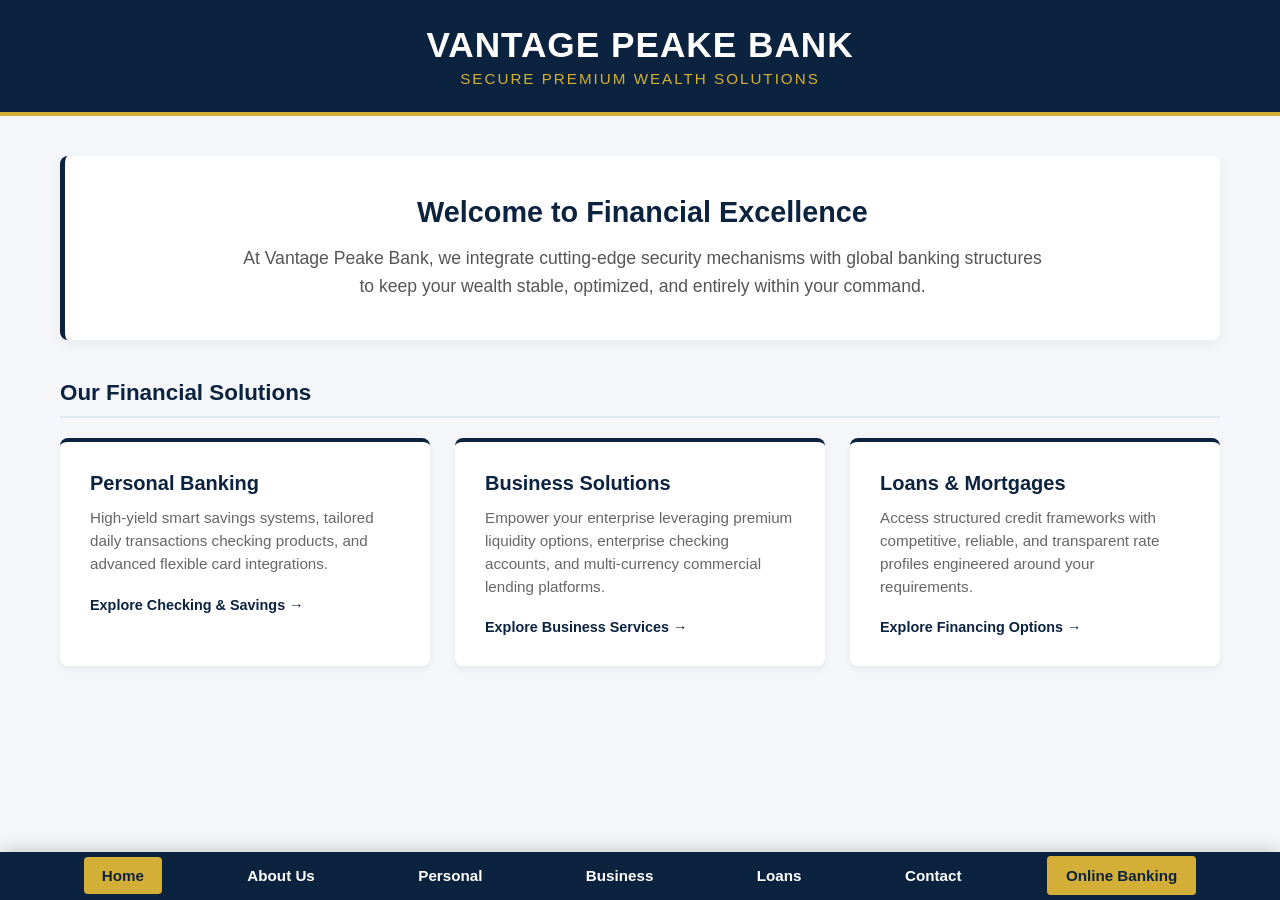
<file: index.html>
<!DOCTYPE html>
<html lang="en">
<head>
    <meta charset="UTF-8">
    <meta name="viewport" content="width=device-width, initial-scale=1.0">
    <title>Home | Vantage Peake Bank</title>
    <style>
        /* Base Reset & Typography */
        * {
            margin: 0;
            padding: 0;
            box-sizing: border-box;
            font-family: 'Segoe UI', Tahoma, Geneva, Verdana, sans-serif;
        }

        body {
            background-color: #f4f6f9;
            color: #333333;
            min-height: 100vh;
            display: flex;
            flex-direction: column;
            padding-bottom: 70px; /* Prevents bottom navigation from blocking content */
        }

        /* Branding Top Header */
        header {
            background-color: #0c2340;
            color: #ffffff;
            padding: 25px 20px;
            text-align: center;
            border-bottom: 4px solid #d4af37;
        }

        header h1 {
            font-size: 2.2rem;
            letter-spacing: 1px;
            font-weight: 700;
        }

        header p {
            color: #d4af37;
            font-size: 0.95rem;
            margin-top: 5px;
            text-transform: uppercase;
            letter-spacing: 2px;
        }

        /* Main Workspace Content */
        main {
            flex: 1;
            width: 100%;
            max-width: 1200px;
            margin: 0 auto;
            padding: 40px 20px;
        }

        /* Welcome Billboard / Hero section */
        .hero-banner {
            background-color: #ffffff;
            padding: 40px;
            border-radius: 8px;
            box-shadow: 0 4px 12px rgba(0, 0, 0, 0.05);
            text-align: center;
            margin-bottom: 40px;
            border-left: 5px solid #0c2340;
        }

        .hero-banner h2 {
            color: #0c2340;
            font-size: 1.8rem;
            margin-bottom: 15px;
        }

        .hero-banner p {
            color: #555555;
            font-size: 1.1rem;
            line-height: 1.6;
            max-width: 800px;
            margin: 0 auto;
        }

        /* Core Services Grid Layout */
        .services-section-title {
            color: #0c2340;
            margin-bottom: 20px;
            font-size: 1.4rem;
            border-bottom: 2px solid #e2e8f0;
            padding-bottom: 10px;
        }

        .services-grid {
            display: grid;
            grid-template-columns: repeat(auto-fit, minmax(300px, 1fr));
            gap: 25px;
            margin-bottom: 40px;
        }

        .service-card {
            background-color: #ffffff;
            padding: 30px;
            border-radius: 8px;
            box-shadow: 0 4px 6px rgba(0, 0, 0, 0.05);
            border-top: 4px solid #0c2340;
            transition: transform 0.2s ease;
        }

        .service-card:hover {
            transform: translateY(-4px);
        }

        .service-card h3 {
            color: #0c2340;
            margin-bottom: 12px;
            font-size: 1.25rem;
        }

        .service-card p {
            color: #666666;
            font-size: 0.95rem;
            line-height: 1.5;
            margin-bottom: 20px;
        }

        .service-card a {
            color: #0c2340;
            text-decoration: none;
            font-weight: 600;
            font-size: 0.9rem;
        }

        .service-card a:hover {
            text-decoration: underline;
            color: #d4af37;
        }

        /* Fixed Bottom Navigation Configuration */
        footer {
            background-color: #0c2340;
            position: fixed;
            bottom: 0;
            left: 0;
            width: 100%;
            box-shadow: 0 -4px 15px rgba(0, 0, 0, 0.15);
            z-index: 9999;
        }

        .navigation-menu {
            max-width: 1200px;
            margin: 0 auto;
            display: flex;
            justify-content: space-around;
            align-items: center;
            padding: 15px 10px;
            list-style: none;
        }

        .navigation-menu li a {
            color: #ffffff;
            text-decoration: none;
            font-weight: 600;
            font-size: 0.95rem;
            padding: 10px 18px;
            border-radius: 4px;
            transition: all 0.3s ease;
        }

        .navigation-menu li a:hover, 
        .navigation-menu li a.active {
            background-color: #d4af37;
            color: #0c2340;
        }

        /* Digital Portal Target Button */
        .navigation-menu li .portal-btn {
            background-color: #d4af37;
            color: #0c2340;
            border: 1px solid #d4af37;
        }

        .navigation-menu li .portal-btn:hover {
            background-color: #ffffff;
            border-color: #ffffff;
            color: #0c2340;
        }

        /* Screen Adjustment Rules */
        @media (max-width: 768px) {
            body {
                padding-bottom: 120px; /* Gives more bottom clearance for multi-line menus */
            }
            .navigation-menu {
                flex-wrap: wrap;
                gap: 8px;
                padding: 12px 5px;
            }
            .navigation-menu li a {
                font-size: 0.85rem;
                padding: 6px 12px;
            }
        }
    </style>
</head>
<body>

    
    <header>
        <h1>VANTAGE PEAKE BANK</h1>
        <p>Secure Premium Wealth Solutions</p>
    </header>

    <!-- Core Interactive Web Content -->
    <main>
        <!-- Corporate Welcome Billboard -->
        <section class="hero-banner">
            <h2>Welcome to Financial Excellence</h2>
            <p>At Vantage Peake Bank, we integrate cutting-edge security mechanisms with global banking structures to keep your wealth stable, optimized, and entirely within your command.</p>
        </section>

        <!-- Service Core Grid Elements -->
        <h2 class="services-section-title">Our Financial Solutions</h2>
        <section class="services-grid">
            
            <!-- Card item 1: Personal -->
            <div class="service-card">
                <h3>Personal Banking</h3>
                <p>High-yield smart savings systems, tailored daily transactions checking products, and advanced flexible card integrations.</p>
                <a href="personal.html">Explore Checking & Savings &rarr;</a>
            </div>

            <!-- Card item 2: Business -->
            <div class="service-card">
                <h3>Business Solutions</h3>
                <p>Empower your enterprise leveraging premium liquidity options, enterprise checking accounts, and multi-currency commercial lending platforms.</p>
                <a href="business.html">Explore Business Services &rarr;</a>
            </div>

            <!-- Card item 3: Mortgages -->
            <div class="service-card">
                <h3>Loans & Mortgages</h3>
                <p>Access structured credit frameworks with competitive, reliable, and transparent rate profiles engineered around your requirements.</p>
                <a href="loans.html">Explore Financing Options &rarr;</a>
            </div>

        </section>
    </main>

    <!-- Anchored Layout Navigation Elements -->
    <footer>
        <nav aria-label="Main Bottom Navigation">
            <ul class="navigation-menu">
                <li><a href="index.html" class="active">Home</a></li>
                <li><a href="about.html">About Us</a></li>
                <li><a href="personal.html">Personal</a></li>
                <li><a href="business.html">Business</a></li>
                <li><a href="loans.html">Loans</a></li>
                <li><a href="contact.html">Contact</a></li>
                <li><a href="login.html" class="portal-btn">Online Banking</a></li>
            </ul>
        </nav>
    </footer>

</body>
</html>
</file>
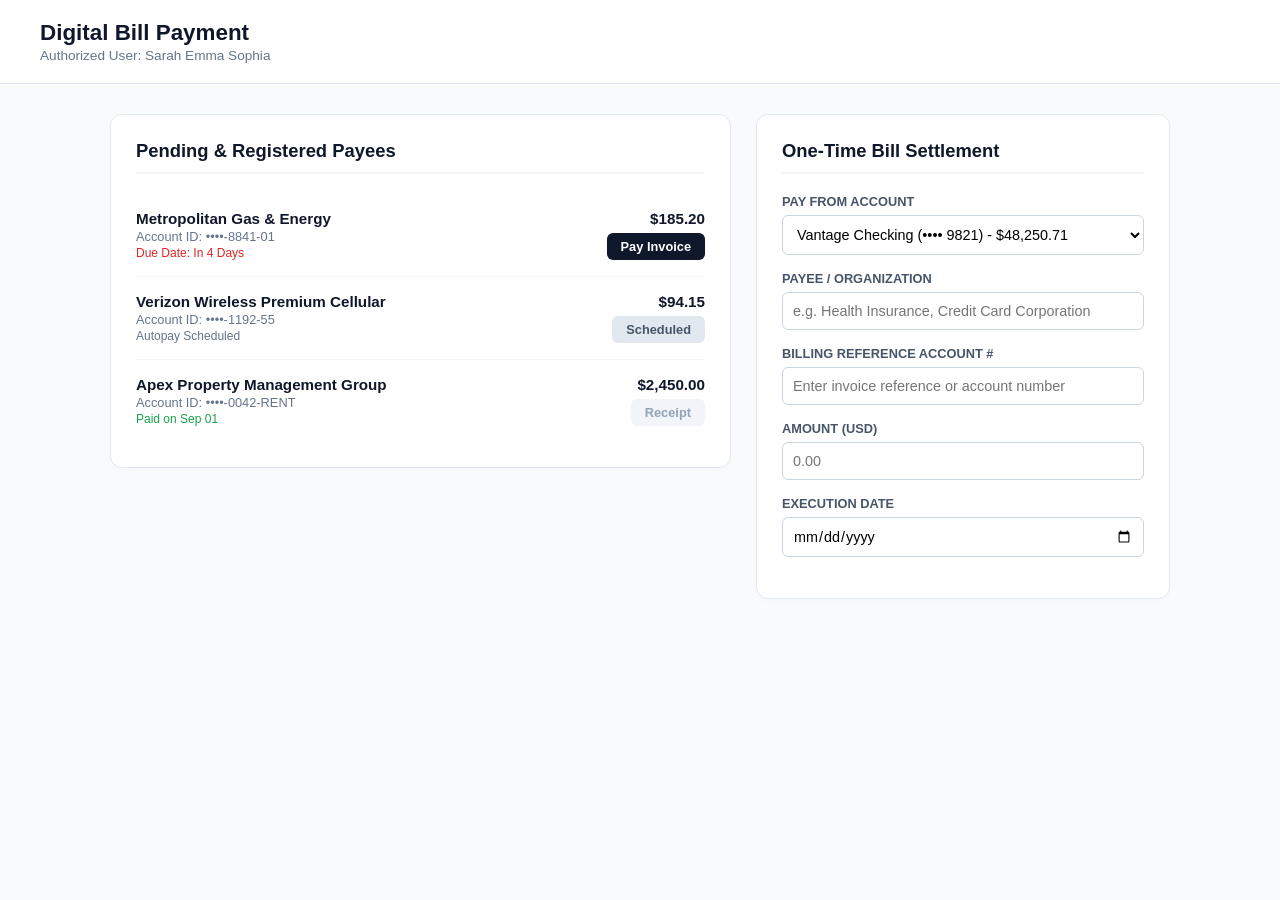
<file: billpay.html>
<!DOCTYPE html>
<html lang="en">
<head>
    <meta charset="UTF-8">
    <meta name="viewport" content="width=device-width, initial-scale=1.0">
    <title>Bill Payment | Vantage Peake Bank</title>
    <style>
        /* Base Reset & Typography */
        * {
            margin: 0;
            padding: 0;
            box-sizing: border-box;
            font-family: -apple-system, BlinkMacSystemFont, "Segoe UI", Roboto, sans-serif;
        }

        body {
            background-color: #f8fafc;
            color: #0f172a;
            min-height: 100vh;
            display: flex;
            flex-direction: column;
            padding-bottom: 90px; /* Space for the bottom navbar */
        }

        /* Top Bar Layout */
        .top-navbar {
            background-color: #ffffff;
            border-bottom: 1px solid #e2e8f0;
            padding: 20px 40px;
            display: flex;
            justify-content: space-between;
            align-items: center;
        }

        .brand-greeting h2 {
            font-size: 1.4rem;
            font-weight: 700;
            color: #0f172a;
        }

        .brand-greeting p {
            font-size: 0.85rem;
            color: #64748b;
            margin-top: 2px;
        }

        /* Core Grid Container */
        main {
            flex: 1;
            width: 100%;
            max-width: 1100px;
            margin: 0 auto;
            padding: 30px 20px;
            display: grid;
            grid-template-columns: 1.5fr 1fr;
            gap: 25px;
        }

        /* Content Blocks */
        .bill-card {
            background-color: #ffffff;
            border: 1px solid #e2e8f0;
            border-radius: 12px;
            padding: 25px;
            box-shadow: 0 4px 6px rgba(0,0,0,0.01);
            height: max-content;
        }

        .bill-card h3 {
            font-size: 1.15rem;
            color: #0f172a;
            margin-bottom: 20px;
            border-bottom: 2px solid #f1f5f9;
            padding-bottom: 10px;
        }

        /* Payee Checklist List */
        .payee-item {
            display: flex;
            justify-content: space-between;
            align-items: center;
            padding: 16px 0;
            border-bottom: 1px solid #f1f5f9;
        }

        .payee-item:last-child {
            border-bottom: none;
        }

        .payee-details h4 {
            font-size: 0.95rem;
            color: #0f172a;
        }

        .payee-details p {
            font-size: 0.8rem;
            color: #64748b;
            margin-top: 2px;
        }

        .payee-due-amount {
            text-align: right;
            font-weight: 700;
            font-size: 0.95rem;
            color: #0f172a;
            margin-bottom: 6px;
        }

        .pay-now-btn {
            background-color: #0f172a;
            color: #ffffff;
            border: none;
            padding: 6px 14px;
            border-radius: 6px;
            font-size: 0.8rem;
            font-weight: 600;
            cursor: pointer;
            transition: background-color 0.2s;
        }

        .pay-now-btn:hover {
            background-color: #d4af37;
            color: #0f172a;
        }

        /* Form Submissions Layout */
        .form-group {
            margin-bottom: 16px;
        }

        .form-group label {
            display: block;
            font-size: 0.8rem;
            font-weight: 600;
            color: #475569;
            margin-bottom: 6px;
            text-transform: uppercase;
        }

        .form-group select, 
        .form-group input {
            width: 100%;
            padding: 10px;
            border: 1px solid #cbd5e1;
            border-radius: 6px;
            font-size: 0.9rem;
            outline: none;
            background-color: #ffffff;
        }

        .form-group select:focus, 
        .form-group input:focus {
            border-color: #0f172a;
        }

        .submit-bill-btn {
            width: 100%;
            background-color: #0f172a;
            color: #ffffff;
            border: none;
            padding: 12px;
            border-radius: 6px;
            font-weight: 600;
            font-size: 0.9rem;
            cursor: pointer;
            transition: background-color 0.2s;
            margin-top: 5px;
        }

        .submit-bill-btn:hover {
            background-color: #d4af37;
            color: #0f172a;
        }

        /* Bottom Sticky Layout Bar */
        footer {
            background-color: #ffffff;
            position: fixed;
            bottom: 0;
            left: 0;
            width: 100%;
            border-top: 1px solid #e2e8f0;
            z-index: 10000;
        }

        .bottom-nav {
            max-width: 800px;
            margin: 0 auto;
            display: flex;
            justify-content: space-between;
            align-items: center;
            padding: 12px 20px;
            list-style: none;
        }

        .bottom-nav li a {
            color: #64748b;
            text-decoration: none;
            font-weight: 600;
            font-size: 0.85rem;
            padding: 8px 16px;
            border-radius: 8px;
            transition: all 0.2s ease;
        }

        .bottom-nav li a:hover,
        .bottom-nav li a.active {
            color: #0f172a;
            background-color: #f1f5f9;
        }

        .bottom-nav li a.exit-link {
            color: #dc2626;
        }

        /* Screen Customizations */
        @media (max-width: 850px) {
            main {
                grid-template-columns: 1fr;
            }
        }

        @media (max-width: 600px) {
            .bottom-nav {
                padding: 10px 5px;
            }
            .bottom-nav li a {
                font-size: 0.75rem;
                padding: 6px 10px;
            }
        }
    </style>
</head>
<body>

    <!-- Secure Header System -->
    <nav class="top-navbar">
        <div class="brand-greeting">
            <h2>Digital Bill Payment</h2>
            <p>Authorized User: Sarah Emma Sophia</p>
        </div>
    </nav>

    <!-- Main Workspace -->
    <main>
        
        <!-- Left Side: Scheduled / Upcoming Bills -->
        <div class="bill-card">
            <h3>Pending & Registered Payees</h3>
            <div class="payee-list">
                
                <div class="payee-item">
                    <div class="payee-details">
                        <h4>Metropolitan Gas &amp; Energy</h4>
                        <p>Account ID: ••••-8841-01</p>
                        <p style="color: #dc2626; font-size: 0.75rem;">Due Date: In 4 Days</p>
                    </div>
                    <div>
                        <div class="payee-due-amount">$185.20</div>
                        <button class="pay-now-btn" onclick="alert('Payment processing initiated for Metropolitan Gas.')">Pay Invoice</button>
                    </div>
                </div>

                <div class="payee-item">
                    <div class="payee-details">
                        <h4>Verizon Wireless Premium Cellular</h4>
                        <p>Account ID: ••••-1192-55</p>
                        <p style="color: #64748b; font-size: 0.75rem;">Autopay Scheduled</p>
                    </div>
                    <div>
                        <div class="payee-due-amount">$94.15</div>
                        <button class="pay-now-btn" style="background-color: #e2e8f0; color: #475569;" disabled>Scheduled</button>
                    </div>
                </div>

                <div class="payee-item">
                    <div class="payee-details">
                        <h4>Apex Property Management Group</h4>
                        <p>Account ID: ••••-0042-RENT</p>
                        <p style="color: #16a34a; font-size: 0.75rem;">Paid on Sep 01</p>
                    </div>
                    <div>
                        <div class="payee-due-amount">$2,450.00</div>
                        <button class="pay-now-btn" style="background-color: #f1f5f9; color: #94a3b8;" onclick="alert('Invoice already settled for this period.')">Receipt</button>
                    </div>
                </div>

            </div>
        </div>

        <!-- Right Side: Pay a New/One-time Bill Form -->
        <div class="bill-card">
            <h3>One-Time Bill Settlement</h3>
            <form onsubmit="alert('Bill payment successfully executed.'); return false;">
                
                <div class="form-group">
                    <label for="funding-source">Pay From Account</label>
                    <select id="funding-source" required>
                        <option value="checking">Vantage Checking (•••• 9821) - $48,250.71</option>
                        <option value="savings">High Yield Savings (•••• 4402) - $214,890.45</option>
                    </select>
                </div>

                <div class="form-group">
                    <label for="vendor-name">Payee / Organization</label>
                    <input type="text" id="vendor-name" placeholder="e.g. Health Insurance, Credit Card Corporation" required>
                </div>

                <div class="form-group">
                    <label for="billing-number">Billing Reference Account #</label>
                    <input type="text" id="billing-number" placeholder="Enter invoice reference or account number" required>
                </div>

                <div class="form-group">
                    <label for="bill-amount">Amount (USD)</label>
                    <input type="number" id="bill-amount" placeholder="0.00" min="0.50" max="50000" step="0.01" required>
                </div>

                <div class="form-group">
                    <label for="pay-date">Execution Date</label>
                    <input type="date" id="pay-date" required>
                </div>
</file>
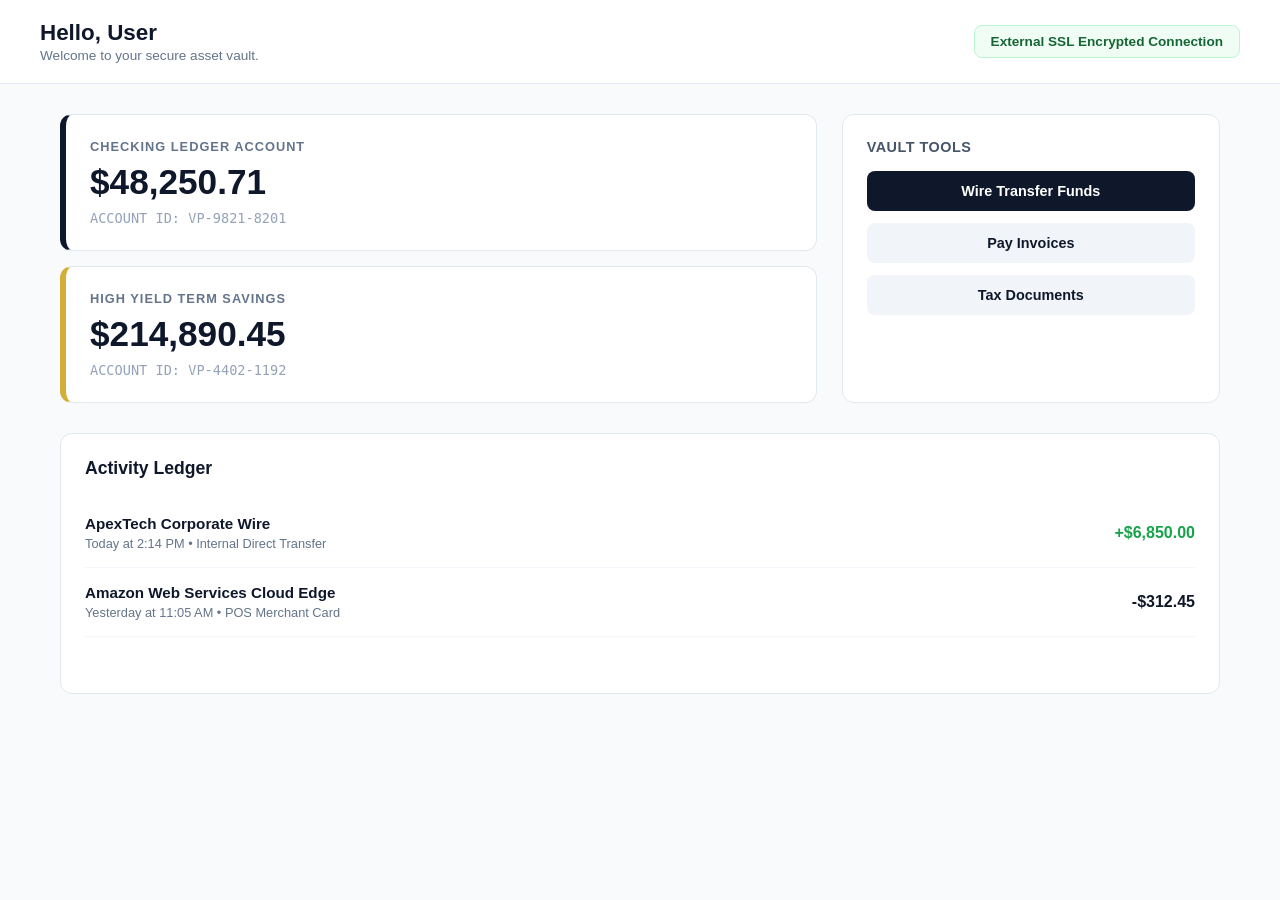
<file: dashboard.html>
<!DOCTYPE html>
<html lang="en">
<head>
    <meta charset="UTF-8">
    <meta name="viewport" content="width=device-width, initial-scale=1.0">
    <title>Secure Portal | Vantage Peake Bank</title>
    <style>
        /* Modern UI Reset */
        * {
            margin: 0;
            padding: 0;
            box-sizing: border-box;
            font-family: -apple-system, BlinkMacSystemFont, "Segoe UI", Roboto, Helvetica, Arial, sans-serif;
        }

        body {
            background-color: #f8fafc;
            color: #0f172a;
            min-height: 100vh;
            display: flex;
            flex-direction: column;
            padding-bottom: 90px; /* Space for fixed bottom layout navigation bar */
        }

        /* Top Bar Interface Layout */
        .top-navbar {
            background-color: #ffffff;
            border-bottom: 1px solid #e2e8f0;
            padding: 20px 40px;
            display: flex;
            justify-content: space-between;
            align-items: center;
        }

        .brand-greeting h2 {
            font-size: 1.4rem;
            font-weight: 700;
            color: #0f172a;
        }

        .brand-greeting p {
            font-size: 0.85rem;
            color: #64748b;
            margin-top: 2px;
        }

        .security-badge {
            display: flex;
            align-items: center;
            gap: 8px;
            background-color: #f0fdf4;
            border: 1px solid #bbf7d0;
            padding: 8px 16px;
            border-radius: 8px;
            color: #166534;
            font-size: 0.85rem;
            font-weight: 600;
        }

        /* Core Workspace Containers */
        main {
            flex: 1;
            width: 100%;
            max-width: 1200px;
            margin: 0 auto;
            padding: 30px 20px;
        }

        /* Section Split Layout: Balances Left, Quick Links Right */
        .dashboard-split {
            display: grid;
            grid-template-columns: 2fr 1fr;
            gap: 25px;
            margin-bottom: 30px;
        }

        .balance-strip {
            background-color: #ffffff;
            border: 1px solid #e2e8f0;
            border-radius: 12px;
            padding: 24px;
            display: flex;
            flex-direction: column;
            justify-content: center;
            border-left: 6px solid #0f172a;
        }

        .balance-strip:last-child {
            border-left-color: #d4af37;
        }

        .balance-strip span {
            font-size: 0.8rem;
            text-transform: uppercase;
            letter-spacing: 1px;
            color: #64748b;
            font-weight: 600;
        }

        .balance-strip h3 {
            font-size: 2.2rem;
            font-weight: 800;
            color: #0f172a;
            margin: 8px 0;
        }

        .balance-strip p {
            font-size: 0.85rem;
            color: #94a3b8;
            font-family: monospace;
        }

        .quick-actions-box {
            background-color: #ffffff;
            border: 1px solid #e2e8f0;
            border-radius: 12px;
            padding: 24px;
            display: flex;
            flex-direction: column;
            gap: 12px;
        }

        .quick-actions-box h4 {
            font-size: 0.9rem;
            color: #475569;
            text-transform: uppercase;
            letter-spacing: 0.5px;
            margin-bottom: 4px;
        }

        .action-link {
            display: block;
            text-align: center;
            background-color: #0f172a;
            color: #ffffff;
            text-decoration: none;
            padding: 12px;
            border-radius: 8px;
            font-weight: 600;
            font-size: 0.9rem;
            transition: background-color 0.2s;
        }

        .action-link:hover {
            background-color: #d4af37;
            color: #0f172a;
        }

        .action-link.secondary {
            background-color: #f1f5f9;
            color: #0f172a;
        }

        .action-link.secondary:hover {
            background-color: #e2e8f0;
        }

        /* Large Statement Ledger Grid */
        .ledger-card {
            background-color: #ffffff;
            border: 1px solid #e2e8f0;
            border-radius: 12px;
            padding: 24px;
        }

        .ledger-title {
            font-size: 1.1rem;
            font-weight: 700;
            color: #0f172a;
            margin-bottom: 20px;
        }

        .tx-list {
            display: flex;
            flex-direction: column;
        }

        .tx-row {
            display: flex;
            justify-content: space-between;
            align-items: center;
            padding: 16px 0;
            border-bottom: 1px solid #f1f5f9;
        }

        .tx-row:last-child {
            border-bottom: none;
        }

        .tx-details {
            display: flex;
            flex-direction: column;
            gap: 4px;
        }

        .tx-merchant {
            font-weight: 600;
            font-size: 0.95rem;
            color: #0f172a;
        }

        .tx-meta {
            font-size: 0.8rem;
            color: #64748b;
        }

        .tx-amount {
            font-weight: 700;
            font-size: 1rem;
        }

        .tx-amount.negative {
            color: #0f172a;
        }

        .tx-amount.positive {
            color: #16a34a;
        }

        /* Sticky Bottom Navigation Config */
        footer {
            background-color: #ffffff;
            position: fixed;
            bottom: 0;
            left: 0;
            width: 100%;
            border-top: 1px solid #e2e8f0;
            z-index: 10000;
        }

        .bottom-nav {
            max-width: 800px;
            margin: 0 auto;
            display: flex;
            justify-content: space-between;
            align-items: center;
            padding: 12px 20px;
            list-style: none;
        }

        .bottom-nav li a {
            color: #64748b;
            text-decoration: none;
            font-weight: 600;
            font-size: 0.85rem;
            padding: 8px 16px;
            border-radius: 8px;
            transition: all 0.2s ease;
            display: flex;
            flex-direction: column;
            align-items: center;
        }

        .bottom-nav li a:hover,
        .bottom-nav li a.active {
            color: #0f172a;
            background-color: #f1f5f9;
        }

        .bottom-nav li a.exit-link {
            color: #dc2626;
        }

        .bottom-nav li a.exit-link:hover {
            background-color: #fef2f2;
        }

        /* Responsive Breakpoints */
        @media (max-width: 900px) {
            .dashboard-split {
                grid-template-columns: 1fr;
            }
            .top-navbar {
                padding: 20px;
                flex-direction: column;
                gap: 15px;
                text-align: center;
            }
        }

        @media (max-width: 600px) {
            .bottom-nav {
                padding: 10px 5px;
            }
            .bottom-nav li a {
                font-size: 0.75rem;
                padding: 6px 10px;
            }
        }
    </style>
</head>
<body>

    <!-- Top Minimalist Utility Area -->
    <nav class="top-navbar">
        <div class="brand-greeting">
            <h2>Hello, User</h2>
            <p>Welcome to your secure asset vault.</p>
        </div>
        <div class="security-badge">
            <span>External SSL Encrypted Connection</span>
        </div>
    </nav>

    <!-- Main Dynamic Interface Portal -->
    <main>
        
        <!-- Multi-Grid Balance and Fast Actions Panel -->
        <section class="dashboard-split">
            
            <div class="balance-layout" style="display: flex; flex-direction: column; gap: 15px;">
                <!-- Card 1 -->
                <div class="balance-strip">
                    <span>Checking Ledger Account</span>
                    <h3>$48,250.71</h3>
                    <p>ACCOUNT ID: VP-9821-8201</p>
                </div>
                
                <!-- Card 2 -->
                <div class="balance-strip">
                    <span>High Yield Term Savings</span>
                    <h3>$214,890.45</h3>
                    <p>ACCOUNT ID: VP-4402-1192</p>
                </div>
            </div>

            <!-- Management Portal Links Container -->
            <div class="quick-actions-box">
                <h4>Vault Tools</h4>
                <a href="transfer.html" class="action-link">Wire Transfer Funds</a>
                <a href="billpay.html" class="action-link secondary">Pay Invoices</a>
                <a href="statements.html" class="action-link secondary">Tax Documents</a>
            </div>

        </section>

        <!-- Comprehensive Activity History Ledger -->
        <section class="ledger-card">
            <h3 class="ledger-title">Activity Ledger</h3>
            <div class="tx-list">
                
                <!-- Item 1 -->
                <div class="tx-row">
                    <div class="tx-details">
                        <span class="tx-merchant">ApexTech Corporate Wire</span>
                        <span class="tx-meta">Today at 2:14 PM • Internal Direct Transfer</span>
                    </div>
                    <div class="tx-amount positive">+$6,850.00</div>
                </div>

                <!-- Item 2 -->
                <div class="tx-row">
                    <div class="tx-details">
                        <span class="tx-merchant">Amazon Web Services Cloud Edge</span>
                        <span class="tx-meta">Yesterday at 11:05 AM • POS Merchant Card</span>
                    </div>
                    <div class="tx-amount negative">-$312.45</div>
                </div>

                <!-- Item 3 -->
                <div class="tx-row">
                    <div class="tx-details">
</file>
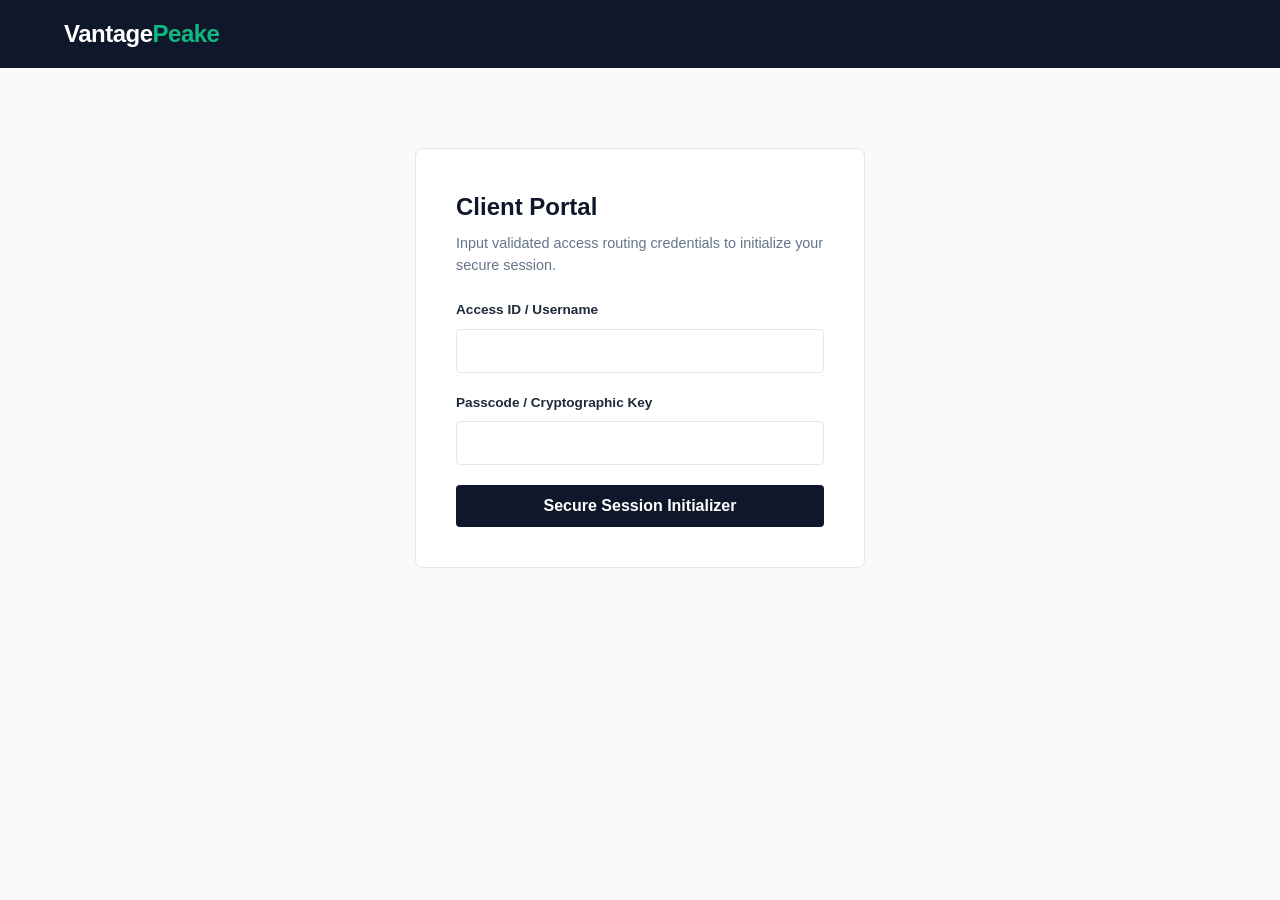
<file: login.html>
<!DOCTYPE html>
<html lang="en">
<head>
    <meta charset="UTF-8">
    <meta name="viewport" content="width=device-width, initial-scale=1.0">
    <title>Secure Access Gateway | Vantage Peake Bank</title>
    <link rel="stylesheet" href="base.css">
</head>
<body>

    <nav class="navbar">
        <div class="logo"><a href="index.html" style="color: inherit; text-decoration: none;">Vantage<span>Peake</span></a></div>
    </nav>

    <main class="form-wrapper">
        <h2 style="margin-bottom: 0.5rem; color: var(--primary-navy);">Client Portal</h2>
        <p style="color: var(--text-light); font-size: 0.9rem; margin-bottom: 1.5rem;">Input validated access routing credentials to initialize your secure session.</p>
        
        <!-- Error message slot -->
        <div id="error-message" style="display: none; background-color: #FEE2E2; color: #DC2626; padding: 0.75rem; border-radius: 4px; font-size: 0.85rem; margin-bottom: 1.25rem; font-weight: 500; border: 1px solid #FCA5A5;"></div>

        <form id="loginForm" onsubmit="return validateCredentials(event)">
            <div class="form-group">
                <label for="username">Access ID / Username</label>
                <input type="text" id="username" class="form-control" autocomplete="username" required>
            </div>
            <div class="form-group">
                <label for="password">Passcode / Cryptographic Key</label>
                <input type="password" id="password" class="form-control" autocomplete="current-password" required>
            </div>
            <button type="submit" class="btn-submit">Secure Session Initializer</button>
        </form>
    </main>

    <!-- Hardcoded Gatekeeping Script -->
    <script>
        function validateCredentials(event) {
            // Prevent the form from submitting automatically
            event.preventDefault();

            // Retrieve form field values
            const userInput = document.getElementById('username').value;
            const passwordInput = document.getElementById('password').value;
            const errorBox = document.getElementById('error-message');

            // Explicit target credentials validation match
            if (userInput === "sophia349" && passwordInput === "94566") {
                errorBox.style.display = "none";
                // Route user seamlessly to the workspace file if validated
                window.location.href = "dashboard.html";
            } else {
                // Trigger warning block and wipe clear password array field
                errorBox.innerText = "AUTHENTICATION FAILURE: Invalid cryptographic passcode match or unexpected user route registry key.";
                errorBox.style.display = "block";
                document.getElementById('password').value = "";
            }
            return false;
        }
    </script>

</body>
</html>
</file>
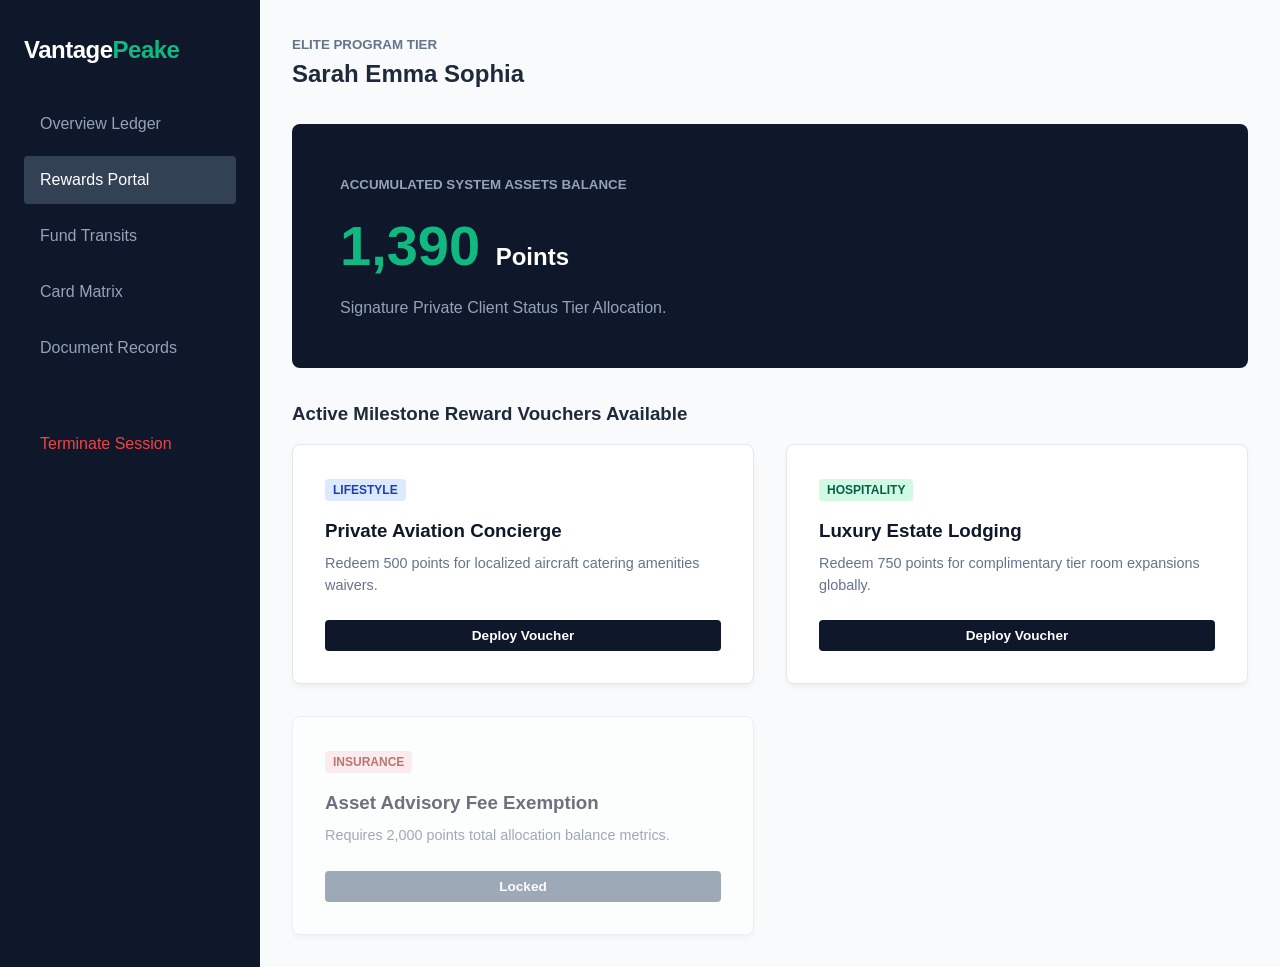
<file: reward.html>
<!DOCTYPE html>
<html lang="en">
<head>
    <meta charset="UTF-8">
    <meta name="viewport" content="width=device-width, initial-scale=1.0">
    <title>Elite Rewards Matrix | Vantage Peake Bank</title>
    <link rel="stylesheet" href="base.css">
</head>
<body>

    <div class="dashboard-layout">
        <aside class="sidebar">
            <div class="logo">Vantage<span>Peake</span></div>
            <ul class="sidebar-menu">
                <li><a href="dashboard.html">Overview Ledger</a></li>
                <li><a href="rewards.html" class="active">Rewards Portal</a></li>
                <li><a href="transfer.html">Fund Transits</a></li>
                <li><a href="#">Card Matrix</a></li>
                <li><a href="#">Document Records</a></li>
                <li><a href="index.html" style="margin-top: 3rem; color: #EF4444;">Terminate Session</a></li>
            </ul>
        </aside>

        <main class="dashboard-content">
            <header style="display: flex; justify-content: space-between; align-items: center; margin-bottom: 2rem;">
                <div>
                    <small style="color: var(--text-light); text-transform: uppercase; font-weight: bold;">Elite Program Tier</small>
                    <h2>Sarah Emma Sophia</h2>
                </div>
            </header>

            <div style="background-color: var(--primary-navy); color: var(--white); padding: 3rem; border-radius: 8px; margin-bottom: 2rem;">
                <small style="color: #94A3B8; font-weight: 600; text-transform: uppercase;">Accumulated System Assets Balance</small>
                <h1 style="font-size: 3.5rem; color: var(--accent-emerald); margin-top: 0.5rem;">1,390 <span style="font-size: 1.5rem; color: var(--white);">Points</span></h1>
                <p style="color: #94A3B8; margin-top: 0.5rem;">Signature Private Client Status Tier Allocation.</p>
            </div>

            <h3 style="margin-bottom: 1rem;">Active Milestone Reward Vouchers Available</h3>
            <div class="grid-3">
                <div class="card">
                    <span style="background-color: #DBEAFE; color: #1E40AF; padding: 0.25rem 0.5rem; border-radius: 4px; font-size: 0.75rem; font-weight: bold;">LIFESTYLE</span>
                    <h3 style="margin-top: 1rem;">Private Aviation Concierge</h3>
                    <p style="font-size: 0.9rem; color: var(--text-light); margin: 0.5rem 0 1.5rem;">Redeem 500 points for localized aircraft catering amenities waivers.</p>
                    <button class="btn-submit" style="font-size: 0.85rem; padding: 0.5rem;">Deploy Voucher</button>
                </div>
                <div class="card">
                    <span style="background-color: #D1FAE5; color: #065F46; padding: 0.25rem 0.5rem; border-radius: 4px; font-size: 0.75rem; font-weight: bold;">HOSPITALITY</span>
                    <h3 style="margin-top: 1rem;">Luxury Estate Lodging</h3>
                    <p style="font-size: 0.9rem; color: var(--text-light); margin: 0.5rem 0 1.5rem;">Redeem 750 points for complimentary tier room expansions globally.</p>
                    <button class="btn-submit" style="font-size: 0.85rem; padding: 0.5rem;">Deploy Voucher</button>
                </div>
                <div class="card" style="opacity: 0.6;">
                    <span style="background-color: #FEE2E2; color: #991B1B; padding: 0.25rem 0.5rem; border-radius: 4px; font-size: 0.75rem; font-weight: bold;">INSURANCE</span>
                    <h3 style="margin-top: 1rem;">Asset Advisory Fee Exemption</h3>
                    <p style="font-size: 0.9rem; color: var(--text-light); margin: 0.5rem 0 1.5rem;">Requires 2,000 points total allocation balance metrics.</p>
                    <button class="btn-submit" style="font-size: 0.85rem; padding: 0.5rem; background-color: var(--text-light);" disabled>Locked</button>
                </div>
            </div>
        </main>
    </div>

</body>
</html>
</file>
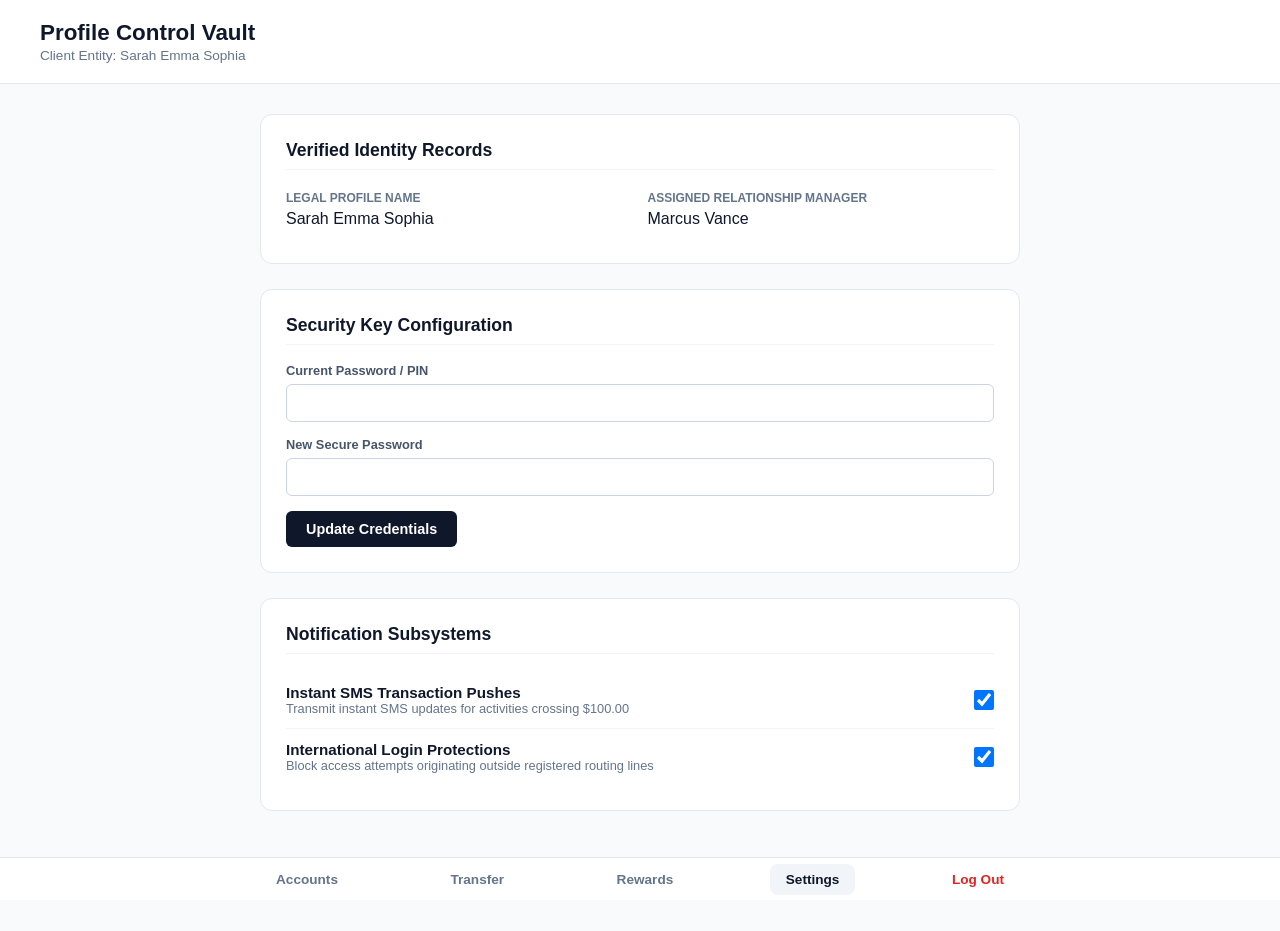
<file: Settings.html>
<!DOCTYPE html>
<html lang="en">
<head>
    <meta charset="UTF-8">
    <meta name="viewport" content="width=device-width, initial-scale=1.0">
    <title>Profile Settings | Vantage Peake Bank</title>
    <style>
        * {
            margin: 0;
            padding: 0;
            box-sizing: border-box;
            font-family: -apple-system, BlinkMacSystemFont, "Segoe UI", Roboto, sans-serif;
        }

        body {
            background-color: #f8fafc;
            color: #0f172a;
            min-height: 100vh;
            display: flex;
            flex-direction: column;
            padding-bottom: 90px;
        }

        .top-navbar {
            background-color: #ffffff;
            border-bottom: 1px solid #e2e8f0;
            padding: 20px 40px;
            display: flex;
            justify-content: space-between;
            align-items: center;
        }

        .brand-greeting h2 {
            font-size: 1.4rem;
            font-weight: 700;
            color: #0f172a;
        }

        .brand-greeting p {
            font-size: 0.85rem;
            color: #64748b;
            margin-top: 2px;
        }

        main {
            flex: 1;
            width: 100%;
            max-width: 800px;
            margin: 0 auto;
            padding: 30px 20px;
            display: flex;
            flex-direction: column;
            gap: 25px;
        }

        .settings-card {
            background-color: #ffffff;
            border: 1px solid #e2e8f0;
            border-radius: 12px;
            padding: 25px;
        }

        .settings-card h3 {
            font-size: 1.1rem;
            color: #0f172a;
            margin-bottom: 18px;
            border-bottom: 1px solid #f1f5f9;
            padding-bottom: 8px;
        }

        .profile-static-info {
            display: grid;
            grid-template-columns: 1fr 1fr;
            gap: 15px;
            margin-bottom: 10px;
        }

        .info-block label {
            font-size: 0.75rem;
            font-weight: 600;
            color: #64748b;
            text-transform: uppercase;
        }

        .info-block p {
            font-size: 1rem;
            color: #0f172a;
            margin-top: 4px;
            font-weight: 500;
        }

        .form-group {
            margin-bottom: 15px;
        }

        .form-group label {
            display: block;
            font-size: 0.8rem;
            font-weight: 600;
            color: #475569;
            margin-bottom: 6px;
        }

        .form-group input {
            width: 100%;
            padding: 10px;
            border: 1px solid #cbd5e1;
            border-radius: 6px;
            font-size: 0.9rem;
        }

        .save-btn {
            background-color: #0f172a;
            color: #ffffff;
            border: none;
            padding: 10px 20px;
            border-radius: 6px;
            font-weight: 600;
            font-size: 0.9rem;
            cursor: pointer;
            transition: background-color 0.2s;
        }

        .save-btn:hover {
            background-color: #d4af37;
            color: #0f172a;
        }

        .toggle-group {
            display: flex;
            justify-content: space-between;
            align-items: center;
            padding: 12px 0;
            border-bottom: 1px solid #f1f5f9;
        }

        .toggle-group:last-child {
            border-bottom: none;
        }

        .toggle-text h4 {
            font-size: 0.95rem;
            color: #0f172a;
        }

        .toggle-text p {
            font-size: 0.8rem;
            color: #64748b;
        }

        footer {
            background-color: #ffffff;
            position: fixed;
            bottom: 0;
            left: 0;
            width: 100%;
            border-top: 1px solid #e2e8f0;
            z-index: 10000;
        }

        .bottom-nav {
            max-width: 800px;
            margin: 0 auto;
            display: flex;
            justify-content: space-between;
            align-items: center;
            padding: 12px 20px;
            list-style: none;
        }

        .bottom-nav li a {
            color: #64748b;
            text-decoration: none;
            font-weight: 600;
            font-size: 0.85rem;
            padding: 8px 16px;
            border-radius: 8px;
            transition: all 0.2s ease;
        }

        .bottom-nav li a:hover,
        .bottom-nav li a.active {
            color: #0f172a;
            background-color: #f1f5f9;
        }

        .bottom-nav li a.exit-link {
            color: #dc2626;
        }

        @media (max-width: 600px) {
            .bottom-nav {
                padding: 10px 5px;
            }
            .bottom-nav li a {
                font-size: 0.75rem;
                padding: 6px 10px;
            }
        }
    </style>
</head>
<body>

    <nav class="top-navbar">
        <div class="brand-greeting">
            <h2>Profile Control Vault</h2>
            <p>Client Entity: Sarah Emma Sophia</p>
        </div>
    </nav>

    <main>
        <!-- Card 1: Static Records -->
        <div class="settings-card">
            <h3>Verified Identity Records</h3>
            <div class="profile-static-info">
                <div class="info-block">
                    <label>Legal Profile Name</label>
                    <p>Sarah Emma Sophia</p>
                </div>
                <div class="info-block">
                    <label>Assigned Relationship Manager</label>
                    <p>Marcus Vance</p>
                </div>
            </div>
        </div>

        <!-- Card 2: Password Updates -->
        <div class="settings-card">
            <h3>Security Key Configuration</h3>
            <form onsubmit="alert('Security changes applied successfully.'); return false;">
                <div class="form-group">
                    <label for="curr-pass">Current Password / PIN</label>
                    <input type="password" id="curr-pass" required>
                </div>
                <div class="form-group">
                    <label for="new-pass">New Secure Password</label>
                    <input type="password" id="new-pass" required>
                </div>
                <button type="submit" class="save-btn">Update Credentials</button>
            </form>
        </div>

        <!-- Card 3: Alert Frameworks -->
        <div class="settings-card">
            <h3>Notification Subsystems</h3>
            <div class="toggle-group">
                <div class="toggle-text">
                    <h4>Instant SMS Transaction Pushes</h4>
                    <p>Transmit instant SMS updates for activities crossing $100.00</p>
                </div>
                <input type="checkbox" checked style="width: 20px; height: 20px;">
            </div>
            <div class="toggle-group">
                <div class="toggle-text">
                    <h4>International Login Protections</h4>
                    <p>Block access attempts originating outside registered routing lines</p>
                </div>
                <input type="checkbox" checked style="width: 20px; height: 20px;">
            </div>
        </div>
    </main>

    <footer>
        <nav aria-label="Portal Navigation Console">
            <ul class="bottom-nav">
                <li><a href="dashboard.html">Accounts</a></li>
                <li><a href="transfer.html">Transfer</a></li>
                <li><a href="reward.html">Rewards</a></li>
                <li><a href="settings.html" class="active">Settings</a></li>
                <li><a href="index.html" class="exit-link">Log Out</a></li>
            </ul>
        </nav>
    </footer>

</body>
</html>
</file>
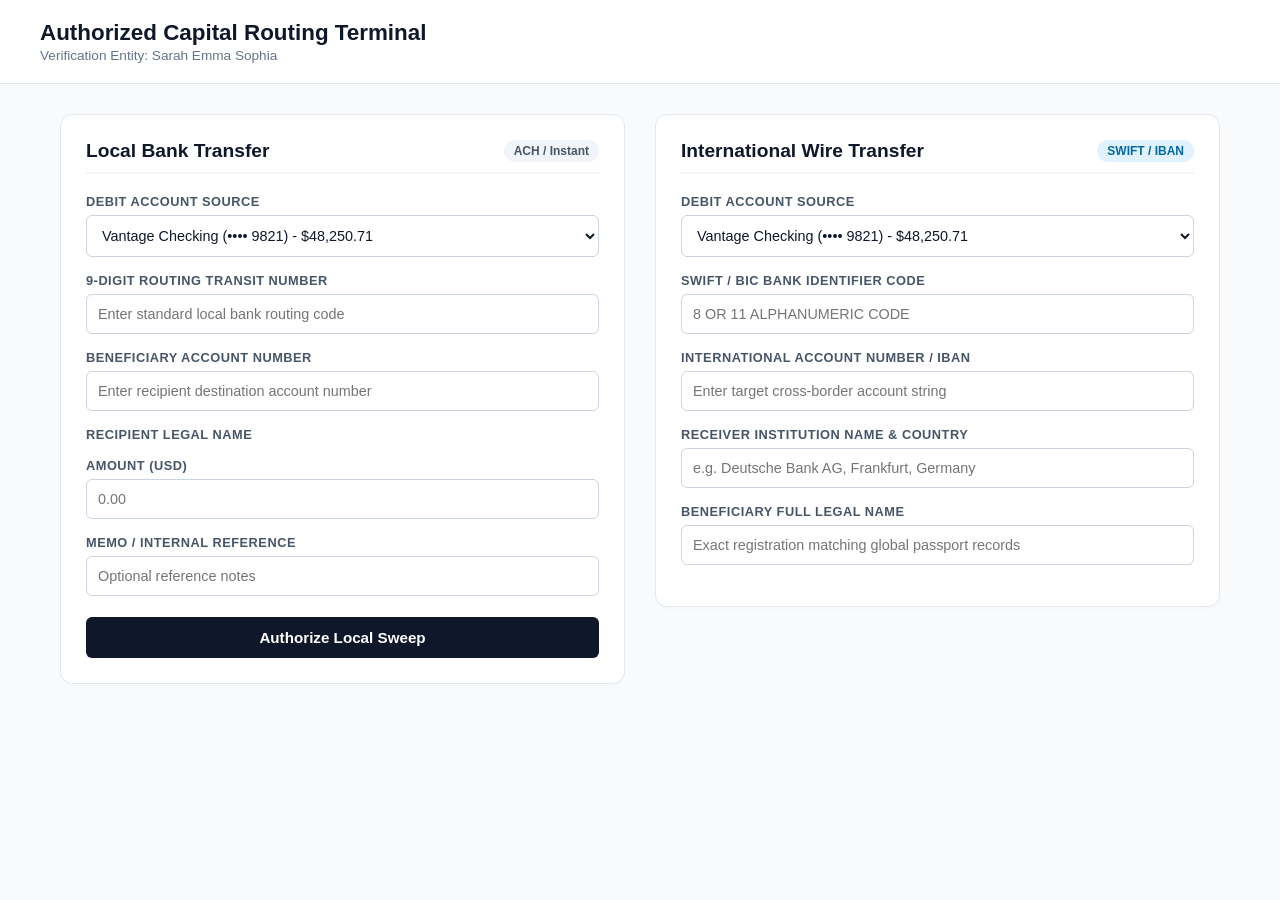
<file: transfer.html>
<!DOCTYPE html>
<html lang="en">
<head>
    <meta charset="UTF-8">
    <meta name="viewport" content="width=device-width, initial-scale=1.0">
    <title>Transfer Funds | Vantage Peake Bank</title>
    <style>
        /* Base Reset & Typography */
        * {
            margin: 0;
            padding: 0;
            box-sizing: border-box;
            font-family: -apple-system, BlinkMacSystemFont, "Segoe UI", Roboto, sans-serif;
        }

        body {
            background-color: #f8fafc;
            color: #0f172a;
            min-height: 100vh;
            display: flex;
            flex-direction: column;
            padding-bottom: 90px; /* Space for sticky bottom nav */
        }

        /* Top Header Navigation System */
        .top-navbar {
            background-color: #ffffff;
            border-bottom: 1px solid #e2e8f0;
            padding: 20px 40px;
            display: flex;
            justify-content: space-between;
            align-items: center;
        }

        .brand-greeting h2 {
            font-size: 1.4rem;
            font-weight: 700;
            color: #0f172a;
        }

        .brand-greeting p {
            font-size: 0.85rem;
            color: #64748b;
            margin-top: 2px;
        }

        /* Multi-Column Main Area Workspace */
        main {
            flex: 1;
            width: 100%;
            max-width: 1200px;
            margin: 0 auto;
            padding: 30px 20px;
            display: grid;
            grid-template-columns: 1fr 1fr;
            gap: 30px;
        }

        /* Modular Form Segment Panels */
        .transfer-card {
            background-color: #ffffff;
            border: 1px solid #e2e8f0;
            border-radius: 12px;
            padding: 25px;
            box-shadow: 0 4px 6px rgba(0,0,0,0.01);
            height: max-content;
        }

        .transfer-card h3 {
            font-size: 1.2rem;
            color: #0f172a;
            margin-bottom: 20px;
            border-bottom: 2px solid #f1f5f9;
            padding-bottom: 10px;
            display: flex;
            justify-content: space-between;
            align-items: center;
        }

        .transfer-card .badge {
            font-size: 0.75rem;
            background-color: #f1f5f9;
            color: #475569;
            padding: 4px 10px;
            border-radius: 12px;
            font-weight: 600;
        }

        .transfer-card.intl h3 .badge {
            background-color: #e0f2fe;
            color: #0369a1;
        }

        /* Form Controls Formatting */
        .form-group {
            margin-bottom: 16px;
        }

        .form-group label {
            display: block;
            font-size: 0.8rem;
            font-weight: 600;
            color: #475569;
            margin-bottom: 6px;
            text-transform: uppercase;
            letter-spacing: 0.5px;
        }

        .form-group select, 
        .form-group input, 
        .form-group textarea {
            width: 100%;
            padding: 11px;
            border: 1px solid #cbd5e1;
            border-radius: 6px;
            font-size: 0.9rem;
            color: #0f172a;
            background-color: #ffffff;
            outline: none;
            transition: border-color 0.2s;
        }

        .form-group select:focus, 
        .form-group input:focus, 
        .form-group textarea:focus {
            border-color: #0f172a;
        }

        /* Interactive Buttons */
        .action-submit-btn {
            width: 100%;
            background-color: #0f172a;
            color: #ffffff;
            border: none;
            padding: 12px;
            border-radius: 6px;
            font-weight: 700;
            font-size: 0.95rem;
            cursor: pointer;
            transition: background-color 0.2s;
            margin-top: 5px;
        }

        .action-submit-btn:hover {
            background-color: #d4af37;
            color: #0f172a;
        }

        /* Sticky Footer Navigation Bar Configuration */
        footer {
            background-color: #ffffff;
            position: fixed;
            bottom: 0;
            left: 0;
            width: 100%;
            border-top: 1px solid #e2e8f0;
            z-index: 10000;
        }

        .bottom-nav {
            max-width: 800px;
            margin: 0 auto;
            display: flex;
            justify-content: space-between;
            align-items: center;
            padding: 12px 20px;
            list-style: none;
        }

        .bottom-nav li a {
            color: #64748b;
            text-decoration: none;
            font-weight: 600;
            font-size: 0.85rem;
            padding: 8px 16px;
            border-radius: 8px;
            transition: all 0.2s ease;
        }

        .bottom-nav li a:hover,
        .bottom-nav li a.active {
            color: #0f172a;
            background-color: #f1f5f9;
        }

        .bottom-nav li a.exit-link {
            color: #dc2626;
        }

        /* Layout Media Queries for Small Displays */
        @media (max-width: 850px) {
            main {
                grid-template-columns: 1fr;
                gap: 25px;
            }
        }

        @media (max-width: 600px) {
            .bottom-nav {
                padding: 10px 5px;
            }
            .bottom-nav li a {
                font-size: 0.75rem;
                padding: 6px 10px;
            }
        }
    </style>
</head>
<body>

    <!-- Platform Header Panel -->
    <nav class="top-navbar">
        <div class="brand-greeting">
            <h2>Authorized Capital Routing Terminal</h2>
            <p>Verification Entity: Sarah Emma Sophia</p>
        </div>
    </nav>

    <!-- Content Workspace -->
    <main>
        
        <!-- COLUMN 1: LOCAL BANK CLEARING FORM -->
        <div class="transfer-card">
            <h3>Local Bank Transfer <span class="badge">ACH / Instant</span></h3>
            <form onsubmit="alert('Local ACH transaction request submitted for internal authorization matching.'); return false;">
                
                <div class="form-group">
                    <label for="local-source">Debit Account Source</label>
                    <select id="local-source" required>
                        <option value="checking">Vantage Checking (•••• 9821) - $48,250.71</option>
                        <option value="savings">High Yield Savings (•••• 4402) - $214,890.45</option>
                    </select>
                </div>

                <div class="form-group">
                    <label for="local-routing">9-Digit Routing Transit Number</label>
                    <input type="text" id="local-routing" placeholder="Enter standard local bank routing code" required pattern="[0-9]{9}">
                </div>

                <div class="form-group">
                    <label for="local-account">Beneficiary Account Number</label>
                    <input type="text" id="local-account" placeholder="Enter recipient destination account number" required pattern="[0-9]{4,17}">
                </div>

                <div class="form-group">
                    <label for="local-name">Recipient Legal Name</label>
                    
                </div>

                <div class="form-group">
                    <label for="local-amount">Amount (USD)</label>
                    <input type="number" id="local-amount" placeholder="0.00" min="1.00" max="50000.00" step="0.01" required>
                </div>

                <div class="form-group">
                    <label for="local-memo">Memo / Internal Reference</label>
                    <input type="text" id="local-memo" placeholder="Optional reference notes">
                </div>

                <button type="submit" class="action-submit-btn">Authorize Local Sweep</button>
            </form>
        </div>

        <!-- COLUMN 2: INTERNATIONAL SWIFT CLEARING FORM -->
        <div class="transfer-card intl">
            <h3>International Wire Transfer <span class="badge">SWIFT / IBAN</span></h3>
            <form onsubmit="alert('International cross-border transfer log routed to global clearing desk.'); return false;">
                
                <div class="form-group">
                    <label for="intl-source">Debit Account Source</label>
                    <select id="intl-source" required>
                        <option value="checking">Vantage Checking (•••• 9821) - $48,250.71</option>
                        <option value="savings">High Yield Savings (•••• 4402) - $214,890.45</option>
                    </select>
                </div>

                <div class="form-group">
                    <label for="intl-swift">SWIFT / BIC Bank Identifier Code</label>
                    <input type="text" id="intl-swift" placeholder="8 or 11 alphanumeric code" uppercase required style="text-transform: uppercase;">
                </div>

                <div class="form-group">
                    <label for="intl-iban">International Account Number / IBAN</label>
                    <input type="text" id="intl-iban" placeholder="Enter target cross-border account string" required>
                </div>

                <div class="form-group">
                    <label for="intl-bank-details">Receiver Institution Name &amp; Country</label>
                    <input type="text" id="intl-bank-details" placeholder="e.g. Deutsche Bank AG, Frankfurt, Germany" required>
                </div>

                <div class="form-group">
                    <label for="intl-name">Beneficiary Full Legal Name</label>
                    <input type="text" id="intl-name" placeholder="Exact registration matching global passport records" required>
                </div>

                <div class="form-group">
</file>
<file: base.css>
/* Corporate Banking Color System & Variables */
:root {
    --primary-navy: #0F172A;
    --accent-emerald: #10B981;
    --slate-blue: #334155;
    --light-bg: #F8FAFC;
    --border-color: #E2E8F0;
    --text-dark: #1E293B;
    --text-light: #64748B;
    --white: #FFFFFF;
}

* {
    box-sizing: border-box;
    margin: 0;
    padding: 0;
    font-family: -apple-system, BlinkMacSystemFont, "Segoe UI", Roboto, sans-serif;
}

body {
    background-color: var(--light-bg);
    color: var(--text-dark);
    line-height: 1.5;
}

/* Header & Public Navigation */
.navbar {
    display: flex;
    justify-content: space-between;
    align-items: center;
    background-color: var(--primary-navy);
    padding: 1rem 5%;
    color: var(--white);
}

.logo {
    font-size: 1.5rem;
    font-weight: bold;
    letter-spacing: -0.5px;
}

.logo span {
    color: var(--accent-emerald);
}

.nav-links {
    display: flex;
    list-style: none;
    gap: 2rem;
}

.nav-links a {
    color: var(--white);
    text-decoration: none;
    font-size: 0.95rem;
    transition: color 0.2s;
}

.nav-links a:hover {
    color: var(--accent-emerald);
}

.btn-login {
    background-color: var(--accent-emerald);
    color: var(--white) !important;
    padding: 0.5rem 1.25rem;
    border-radius: 4px;
    font-weight: 500;
}

/* Hero Section */
.hero {
    background-color: var(--primary-navy);
    color: var(--white);
    padding: 5rem 5%;
    text-align: center;
}

.hero h1 {
    font-size: 3rem;
    margin-bottom: 1rem;
}

.hero p {
    color: var(--text-light);
    font-size: 1.2rem;
    max-width: 600px;
    margin: 0 auto 2rem;
}

/* Public Main Grid Layouts */
.container {
    max-width: 1200px;
    margin: 3rem auto;
    padding: 0 1rem;
}

.grid-3 {
    display: grid;
    grid-template-columns: repeat(auto-fit, minmax(300px, 1fr));
    gap: 2rem;
}

.card {
    background-color: var(--white);
    padding: 2rem;
    border-radius: 8px;
    border: 1px solid var(--border-color);
    box-shadow: 0 4px 6px -1px rgba(0,0,0,0.05);
}

.card h3 {
    margin-bottom: 0.5rem;
    color: var(--primary-navy);
}

/* Form Styling (Login & Transfer) */
.form-wrapper {
    max-width: 450px;
    margin: 5rem auto;
    background-color: var(--white);
    padding: 2.5rem;
    border-radius: 8px;
    border: 1px solid var(--border-color);
}

.form-group {
    margin-bottom: 1.25rem;
}

.form-group label {
    display: block;
    font-size: 0.85rem;
    font-weight: 600;
    margin-bottom: 0.5rem;
}

.form-control {
    width: 100%;
    padding: 0.75rem;
    border: 1px solid var(--border-color);
    border-radius: 4px;
    font-size: 1rem;
}

.btn-submit {
    width: 100%;
    background-color: var(--primary-navy);
    color: var(--white);
    padding: 0.75rem;
    border: none;
    border-radius: 4px;
    font-size: 1rem;
    font-weight: 600;
    cursor: pointer;
}

.btn-submit:hover {
    background-color: var(--slate-blue);
}

/* Authenticated Dashboard Core Split-Pane Grid */
.dashboard-layout {
    display: grid;
    grid-template-columns: 260px 1fr;
    min-height: 100vh;
}

.sidebar {
    background-color: var(--primary-navy);
    color: var(--white);
    padding: 2rem 1.5rem;
}

.sidebar-menu {
    list-style: none;
    margin-top: 2rem;
}

.sidebar-menu li {
    margin-bottom: 0.5rem;
}

.sidebar-menu a {
    display: block;
    color: #94A3B8;
    padding: 0.75rem 1rem;
    text-decoration: none;
    border-radius: 4px;
}

.sidebar-menu a.active, .sidebar-menu a:hover {
    background-color: var(--slate-blue);
    color: var(--white);
}

.dashboard-content {
    padding: 2rem;
}

/* Ledger Transaction Records Table */
.table-wrapper {
    background-color: var(--white);
    border-radius: 8px;
    border: 1px solid var(--border-color);
    overflow: hidden;
    margin-top: 2rem;
}

table {
    width: 100%;
    border-collapse: collapse;
    text-align: left;
}

th, td {
    padding: 1rem;
    border-bottom: 1px solid var(--border-color);
}

th {
    background-color: #F1F5F9;
    font-weight: 600;
    font-size: 0.85rem;
}

.text-success { color: #10B981; }
.text-danger { color: #EF4444; }

/* Footers */
footer {
    background-color: var(--primary-navy);
    color: #94A3B8;
    text-align: center;
    padding: 2rem;
    font-size: 0.85rem;
    border-top: 1px solid var(--slate-blue);
}
</file>
